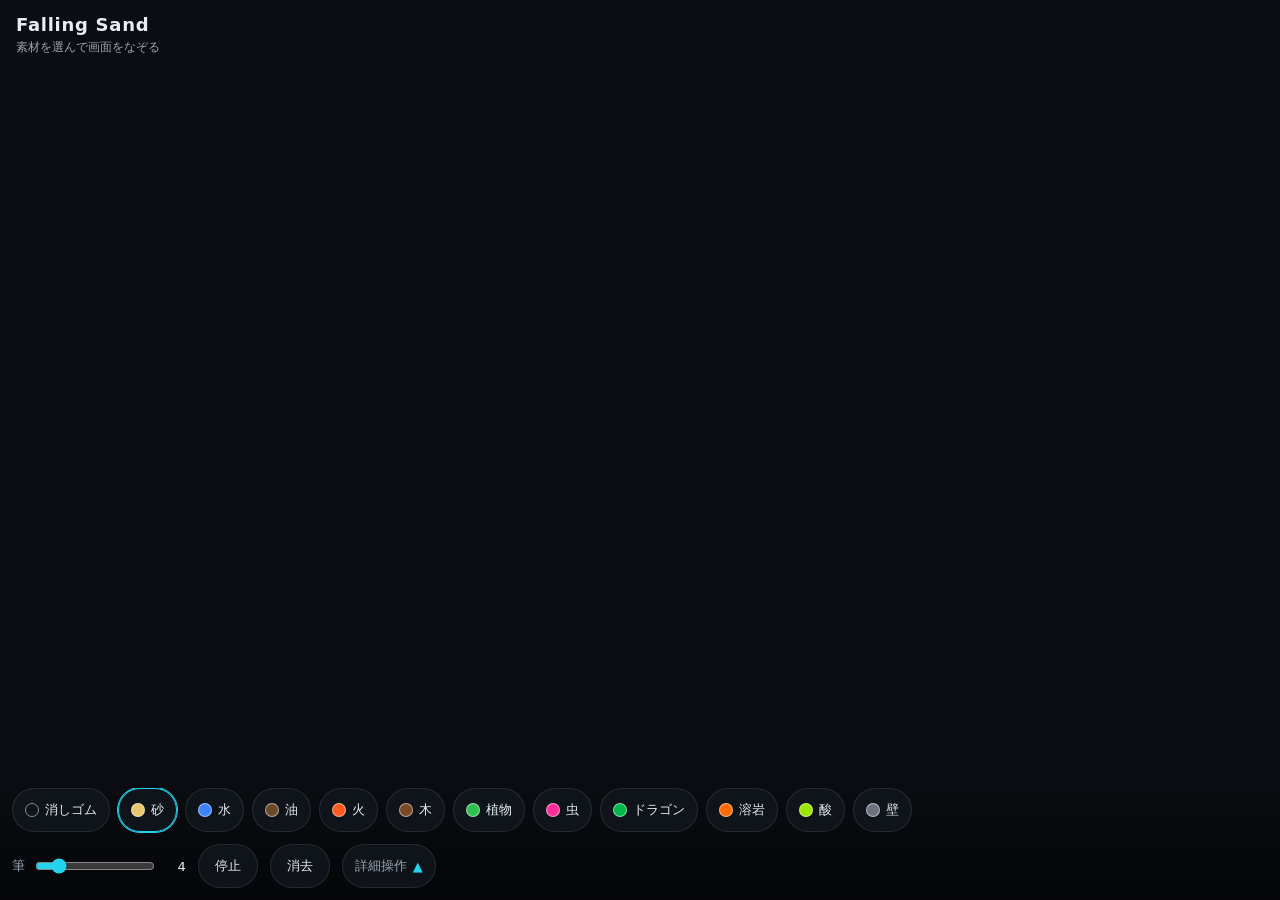
<file: index.html>
<!DOCTYPE html>
<html lang="ja">
<head>
  <meta charset="UTF-8" />
  <meta name="viewport" content="width=device-width, initial-scale=1.0, viewport-fit=cover, user-scalable=no" />
  <meta name="theme-color" content="#0b0d12" />
  <meta name="description" content="砂・水・火・油などが相互作用する粉遊び（Falling Sand）サンドボックス。WebGL2で発光表現。" />
  <title>Falling Sand — 粉遊び</title>
  <link rel="stylesheet" href="style.css" />
</head>
<body>
  <canvas id="scene"></canvas>
  <!-- 風ベクトルと引力点を可視化する透明キャンバス -->
  <canvas id="fields"></canvas>
  <!-- 生きもの（虫・ドラゴン）を重ね描きする透明キャンバス。描画操作は下の #scene が受ける -->
  <canvas id="creatures"></canvas>

  <!-- 初回版と同じく、作品名は遊び場の左上に静かに重ねる -->
  <div class="overlay">
    <h1 class="overlay__title">Falling Sand</h1>
    <p class="overlay__hint" id="mode-hint" aria-live="polite">素材を選んで画面をなぞる</p>
  </div>

  <!-- 初回版の位置と構成を基準にした、画面下の薄い操作帯 -->
  <div class="toolbar" id="toolbar">
    <div class="toolbar__details" id="toolbar-content" hidden>
      <div class="toolstrip" id="field-tools" aria-label="音と力場の操作">
        <button type="button" class="toolstrip__btn toolstrip__btn--wind" data-field-tool="wind" aria-pressed="false">風</button>
        <button type="button" class="toolstrip__btn toolstrip__btn--attractor" data-field-tool="attractor" aria-pressed="false">引力</button>
        <button type="button" class="toolstrip__btn" data-field-tool="field-eraser" aria-pressed="false">場消し</button>
        <button type="button" id="rotate-gravity" class="toolstrip__btn" aria-label="重力を時計回りに回す">重力 ↓</button>
        <button type="button" id="toggle-sound" class="toolstrip__btn" aria-pressed="false">音 OFF</button>
        <button type="button" id="clear-fields" class="toolstrip__btn">力場消去</button>
      </div>
      <div class="timeline" id="timeline-controls" aria-label="時間操作" hidden>
        <span class="timeline__label">時間</span>
        <button type="button" id="replay-history" class="timeline__btn" aria-pressed="false">履歴再生</button>
        <input type="range" id="time-scrubber" min="0" max="0" value="0" disabled aria-label="時間を巻き戻す" />
        <output id="timeline-position" class="timeline__position" for="time-scrubber">いま</output>
      </div>
    </div>

    <div class="palette" id="palette" aria-label="素材パレット"></div>
    <div class="controls">
      <label class="controls__brush" id="brush-size-control">
        <span>筆</span>
        <input type="range" id="brush-size" aria-label="筆の大きさ" />
        <output id="brush-size-value" for="brush-size">--</output>
      </label>
      <label class="controls__dragon-size" id="dragon-size-control" hidden>
        <span>ドラゴン</span>
        <input type="range" id="dragon-size" aria-label="ドラゴンの表示サイズ" />
        <output id="dragon-size-value" for="dragon-size">--</output>
      </label>
      <button type="button" id="toggle-pause" class="controls__btn" aria-pressed="false">停止</button>
      <button type="button" id="clear" class="controls__btn">消去</button>
      <button type="button" class="toolbar__details-toggle" id="toggle-toolbar" aria-expanded="false" aria-controls="toolbar-content">
        <span id="toolbar-toggle-label">詳細操作</span>
        <span class="toolbar__chevron" id="toolbar-chevron" aria-hidden="true">▲</span>
      </button>
    </div>
  </div>

  <!-- WebGL/描画非対応時のフォールバック -->
  <p class="fallback">お使いのブラウザは描画に対応していないため表示できません。</p>

  <script type="module" src="main.js"></script>
</body>
</html>
</file>
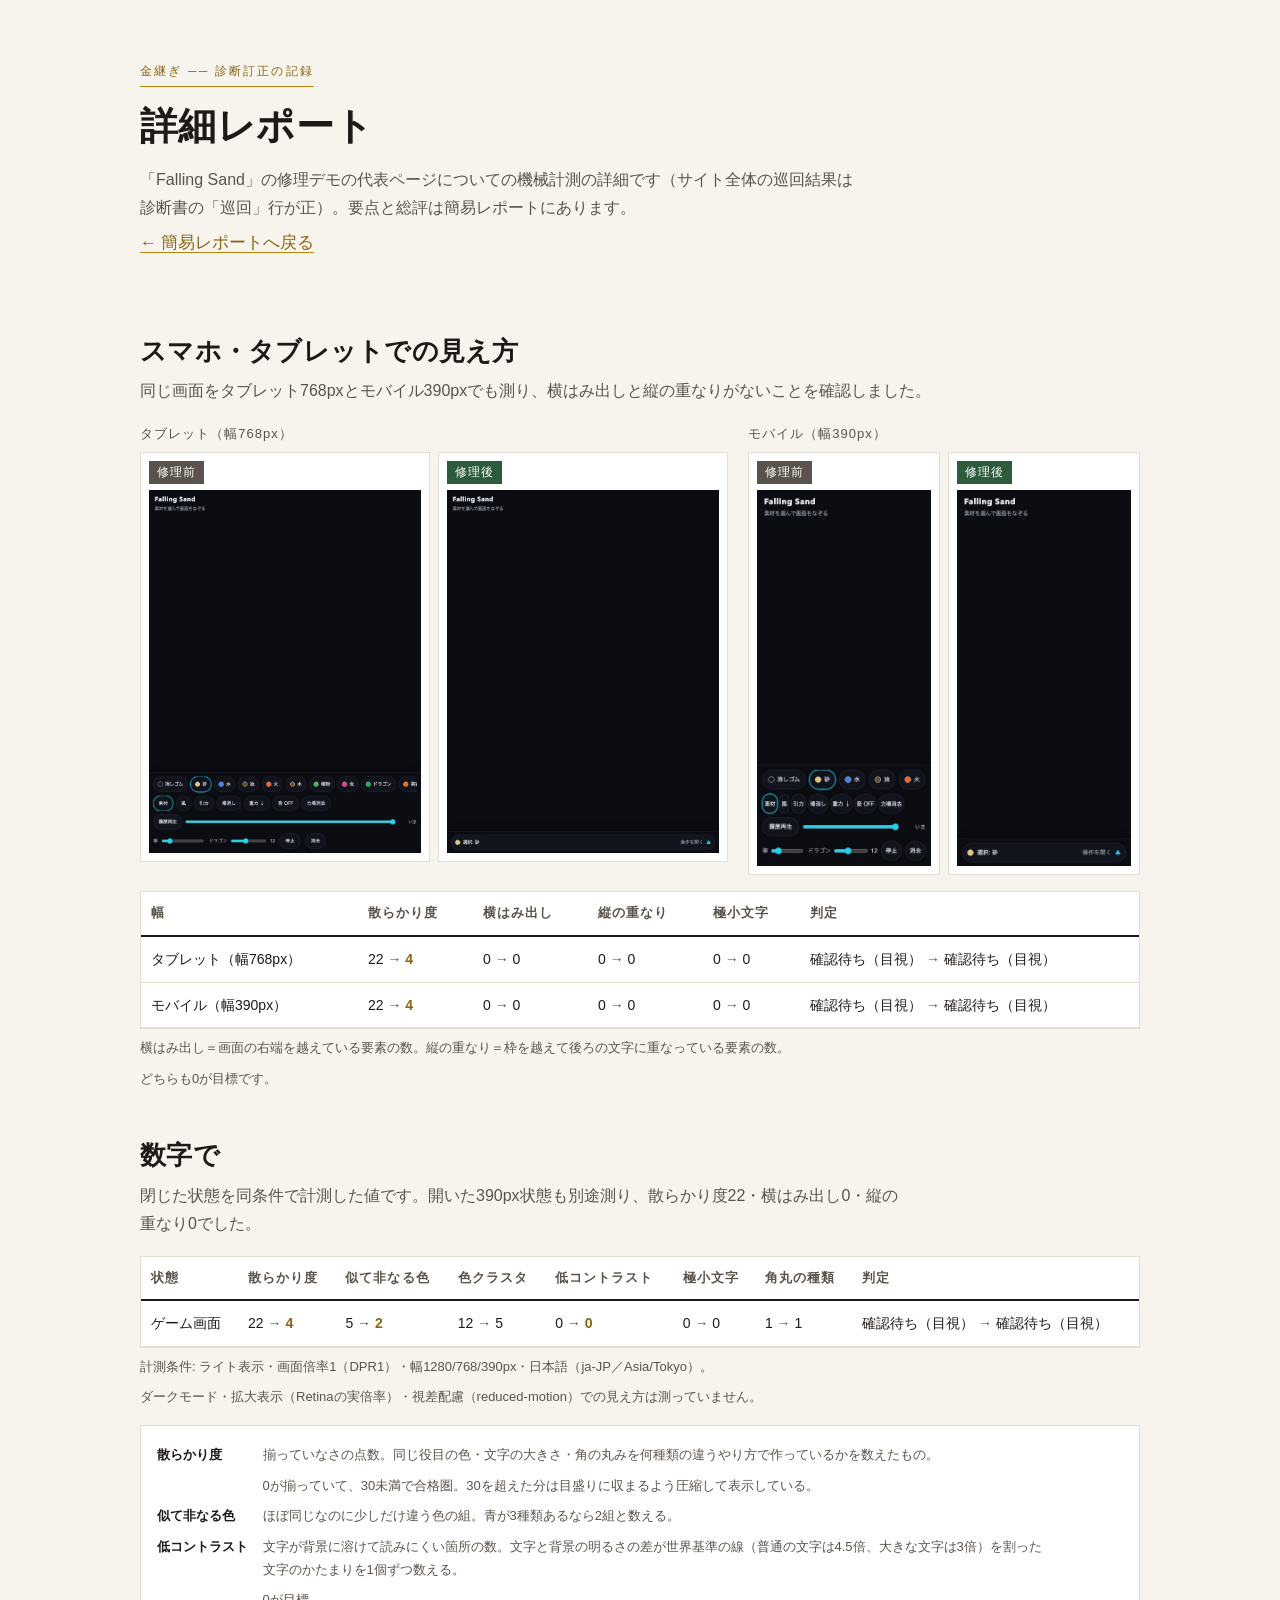
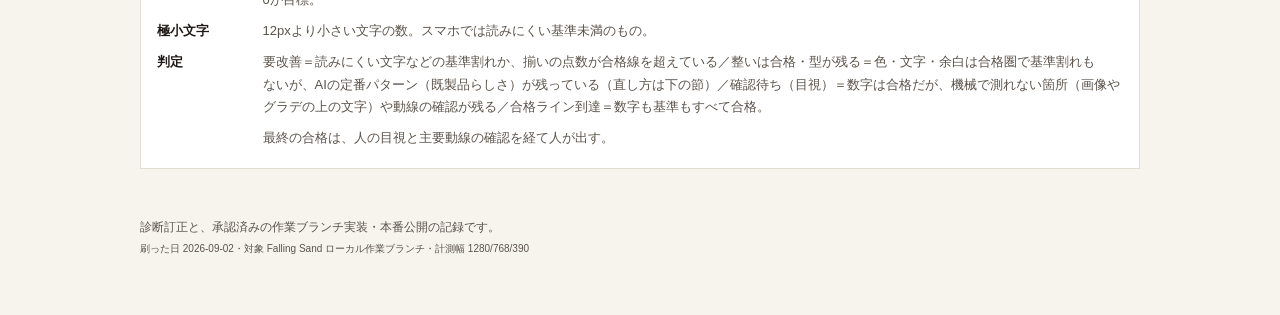
<file: compare-shosai.html>
<!doctype html>
<html lang="ja">
<head>
<meta charset="utf-8">
<meta name="viewport" content="width=device-width, initial-scale=1">
<meta name="robots" content="noindex">
<meta name="generator" content="kintsugi compare-builder">
<title>金継ぎ 診断訂正と修理前後 — Falling Sand 詳細</title>
<meta property="og:type" content="website">
<meta property="og:site_name" content="金継ぎ">
<meta property="og:title" content="金継ぎ 診断訂正と修理前後 — Falling Sand 詳細">
<meta property="og:description" content="「Falling Sand」のUI修理の記録。修理前後を数字と金の継ぎ目スライダーで比べられます。">
<meta property="og:image" content="kintsugi-ogp.png">
<meta property="og:image:width" content="1200">
<meta property="og:image:height" content="630">
<meta name="twitter:card" content="summary_large_image">
<!-- 方向宣言: 主=精密 副=物語 / 地#F7F4EE 面#FFFFFF 墨#1F1A17 金#B8860B(ピン・継ぎ目のみ) 灰#8A8378(before印)
     display=Hiragino Mincho ProN body=Hiragino Sans/Noto Sans JP 比1.25 / シグネチャー=金の継ぎ目スライダー / 禁じ手=グラデスープ・カード乱立・絵文字見出し -->
<style>
:root{--paper:#F7F4EE;--sheet:#FFFFFF;--ink:#1F1A17;--ink-2:#5A534B;--line:#E4DED2;--gold:#B8860B;--gold-deep:#8A6414;--before:#5A534B;--after:#2E5A3E}
*{box-sizing:border-box}
html{background:var(--paper)}
body{margin:0;color:var(--ink);font-family:"Hiragino Sans","Noto Sans JP","Yu Gothic",sans-serif;font-size:16px;line-height:1.75;-webkit-font-smoothing:antialiased}
.wrap{max-width:1040px;margin:0 auto;padding:0 20px}
h1,h2,h3{font-family:"Hiragino Mincho ProN","Yu Mincho","Noto Serif JP",serif;font-weight:600;letter-spacing:.01em;line-height:1.35;margin:0}
h1{font-size:clamp(26px,4.2vw,38px)}
h2{font-size:clamp(21px,2.8vw,26px);margin:0 0 8px}
h3{font-size:18px}
p{margin:0}
p,dd,li{word-break:auto-phrase}
.eyebrow{display:inline-block;font-size:12px;letter-spacing:.18em;color:var(--gold-deep);border-bottom:1px solid var(--gold);padding-bottom:4px;margin-bottom:14px}
header.hero{padding:56px 0 36px}
header.hero .lead{margin-top:14px;color:var(--ink-2);max-width:46em}
.stats{display:grid;grid-template-columns:minmax(280px,5fr) 6fr;border:1px solid var(--line);background:var(--sheet);margin-top:28px}
.dlink{margin-top:6px}
.dlink a{font-family:"Hiragino Mincho ProN","Noto Serif JP",serif;font-size:17px;color:var(--gold-deep);text-decoration:none;border-bottom:1px solid var(--gold)}
.dlink a:hover{color:var(--ink)}
.prompt-box{position:relative;background:var(--sheet);border:1px solid var(--line);padding:54px 18px 16px}
.prompt-box pre{margin:0;max-height:420px;overflow:auto}
.copybtn{position:absolute;top:10px;right:10px;font:12px/1 inherit;letter-spacing:.08em;color:var(--gold-deep);background:var(--paper);border:1px solid var(--gold);padding:7px 14px;cursor:pointer}
.copybtn:hover{background:var(--sheet)}
.stat-hero .jg{font-size:13px;letter-spacing:.1em;color:var(--gold-deep)}
.stat-hero .jg.ng{color:var(--ink-2)}
.stat-hero{padding:26px 30px;border-right:1px solid var(--line);display:flex;flex-direction:column;justify-content:center;gap:8px}
.stat-hero .k{font-size:12px;color:var(--ink-2);letter-spacing:.08em}
.stat-hero .kk{display:block;font-weight:400;letter-spacing:0;color:var(--ink-2);margin-top:2px}
.stat-hero .v{font-family:"Hiragino Mincho ProN","Noto Serif JP",serif;font-size:clamp(56px,7.5vw,88px);line-height:1;font-variant-numeric:tabular-nums}
.stat-hero .v b{color:var(--gold-deep);font-weight:600}
.stat-hero .v .ar{font-size:28px;color:var(--ink-2);margin:0 14px}
.srows{display:flex;flex-direction:column;justify-content:center}
.srow{display:flex;justify-content:space-between;align-items:baseline;gap:16px;padding:11px 30px;border-bottom:1px solid var(--line)}
.srow:last-child{border-bottom:none}
.srow .sk{font-size:12px;color:var(--ink-2);letter-spacing:.06em}
.srow .sv{font-family:"Hiragino Mincho ProN","Noto Serif JP",serif;font-size:28px;line-height:1.1;font-variant-numeric:tabular-nums;white-space:nowrap}
.srow .sv b{color:var(--gold-deep);font-weight:600}
.srow .sv small{font-size:12px;color:var(--ink-2);margin:0 5px}
.sohyo{margin-top:14px;padding:16px 20px;background:var(--sheet);border:1px solid var(--line);border-left:3px solid var(--gold)}
.sohyo .sh-k{display:block;font-size:12px;color:var(--gold-deep);letter-spacing:.14em;margin-bottom:6px}
.sohyo p{color:var(--ink);font-size:15px;max-width:52em}
section{padding:40px 0 8px}
.sub{color:var(--ink-2);margin-bottom:18px;max-width:50em}
.crop{display:grid;grid-template-columns:1fr;gap:14px;padding:22px 0;border-top:1px solid var(--line)}
.crop .pair{display:grid;grid-template-columns:1fr 1fr;gap:10px}
.crop figure{margin:0;background:var(--sheet);border:1px solid var(--line);padding:8px}
.crop figure img{display:block;width:100%;height:auto}
.crop figcaption{font-size:12px;letter-spacing:.1em;color:var(--ink-2);margin-bottom:6px;display:flex;align-items:center;gap:8px}
.tag{display:inline-block;font-size:12px;letter-spacing:.08em;padding:1px 8px;color:#fff}
.tag.b{background:var(--before)} .tag.a{background:var(--after)}
.crop .text h3{margin-bottom:4px}
.crop .text p{color:var(--ink-2);font-size:14px}
.page{padding:22px 0 10px;border-top:1px solid var(--line)}
.page .head{display:flex;align-items:baseline;justify-content:space-between;gap:12px;flex-wrap:wrap;margin-bottom:10px}
.page .head p{color:var(--ink-2);font-size:14px}
.cmp{position:relative;border:1px solid var(--line);background:var(--sheet);overflow:hidden;user-select:none;touch-action:pan-y}
.cmp img{display:block;width:100%;height:auto}
.cmp .over{position:absolute;inset:0;overflow:hidden;width:var(--pos,50%);background:var(--sheet)} /* 左側に修理前を重ねる。地色を敷いて、縦がずれても反対側が透けないようにする */
.cmp .over img{width:var(--full);max-width:none}
.cmp .seam{position:absolute;top:0;bottom:0;left:var(--pos,50%);width:0;pointer-events:none}
.cmp .seam::before{content:"";position:absolute;top:0;bottom:0;left:-1.5px;width:3px;background:linear-gradient(180deg,#D9AE3F,#B8860B 30%,#E2C268 60%,#8A6414);box-shadow:0 0 0 1px rgba(255,255,255,.6),0 0 10px rgba(184,134,11,.45)}
.cmp .knob{position:absolute;top:52px;left:var(--pos,50%);transform:translate(-50%,-50%);width:40px;height:40px;border-radius:50%;background:var(--sheet);border:2px solid var(--gold);box-shadow:0 2px 10px rgba(0,0,0,.18);display:flex;align-items:center;justify-content:center;color:var(--gold-deep);font-size:16px;letter-spacing:-.05em;pointer-events:none}
.cmp input[type=range]{position:absolute;inset:0;width:100%;height:100%;margin:0;opacity:0;pointer-events:none;z-index:3}
.cmp:has(input[type=range]){cursor:ew-resize}
.cmp .lbl{position:absolute;top:10px;font-size:12px;letter-spacing:.12em;padding:3px 9px;color:#fff;z-index:2}
.cmp .lbl.b{left:10px;background:var(--before)} .cmp .lbl.a{right:10px;background:var(--after)}
.pin{position:absolute;z-index:2;width:24px;height:24px;margin:-12px 0 0 -12px;border-radius:50%;background:var(--gold-deep);color:#fff;font:700 12px/24px "Hiragino Sans",sans-serif;text-align:center;box-shadow:0 0 0 2px #fff,0 2px 6px rgba(0,0,0,.25);pointer-events:none}
.pin::after{content:"";position:absolute;inset:-7px;border-radius:50%;border:1.5px solid rgba(184,134,11,.55)}
.legend{display:flex;flex-wrap:wrap;gap:6px 14px;margin:10px 0 0;padding:0;list-style:none;font-size:14px;color:var(--ink-2)}
.legend li{display:flex;align-items:center;gap:6px}
.legend .pin{position:static;margin:0;width:20px;height:20px;line-height:20px;font-size:12px;box-shadow:none}
.legend .pin::after{display:none}
.hint{font-size:13px;color:var(--ink-2);margin-top:8px}
.gloss{margin:16px 0 0;padding:14px 16px;background:var(--sheet);border:1px solid var(--line);font-size:13px;color:var(--ink-2)}
.gloss div{display:grid;grid-template-columns:7.5em 1fr;gap:8px;padding:4px 0}
.gloss dt{font-weight:600;color:var(--ink)}
.gloss dd{margin:0}
@media (max-width:720px){.gloss div{grid-template-columns:1fr}}
table{width:100%;border-collapse:collapse;background:var(--sheet);font-size:14px;font-variant-numeric:tabular-nums}
th,td{border-bottom:1px solid var(--line);padding:10px 10px;text-align:left;vertical-align:top;white-space:nowrap}
th{font-weight:600;color:var(--ink-2);font-size:13px;letter-spacing:.08em;border-bottom:2px solid var(--ink)}
td .arrow{color:var(--before)}
td b{color:var(--gold-deep)}
.tbl{overflow-x:auto;border:1px solid var(--line)}
.steps{display:grid;grid-template-columns:repeat(3,1fr);gap:1px;background:var(--line);border:1px solid var(--line)}
.step{background:var(--sheet);padding:18px 20px}
.step .n{font-family:"Hiragino Mincho ProN","Noto Serif JP",serif;color:var(--gold-deep);font-size:28px}
.step h3{margin:4px 0 6px}
.step p{font-size:14px;color:var(--ink-2)}
.rvp{display:grid;grid-template-columns:3fr 2fr;gap:20px;align-items:start}
.vp-head{font-size:13px;letter-spacing:.08em;color:var(--ink-2);margin-bottom:6px}
.vp-pair{display:grid;grid-template-columns:1fr 1fr;gap:8px}
.vp-pair.single{grid-template-columns:1fr}
.rvp figure{margin:0;background:var(--sheet);border:1px solid var(--line);padding:8px}
.vp-m .vp-pair.single figure{max-width:408px} /* モバイル写しは等倍上限（390+枠）＝引き伸ばしでぼかさない */
.rvp figure img{display:block;width:100%;height:auto}
.rvp figcaption{font-size:12px;letter-spacing:.1em;color:var(--ink-2);margin-bottom:6px}
.mitate-item{background:#FFFFFF;border:1px solid var(--line);padding:20px 24px 18px;margin-top:14px}
.mitate-item .kick{font-size:12px;letter-spacing:.16em;color:var(--gold-deep);margin-bottom:5px} /* 11pxは自分の極小文字検査に鳴る（自己診断で実測） */
.mitate-item h3{font-family:"Hiragino Mincho ProN","Noto Serif JP",serif;font-size:19px;font-weight:600;margin-bottom:8px}
.mitate-item h3 .mno{color:var(--gold-deep);margin-right:10px}
.mitate-item h3 .cnt{font-size:12px;font-weight:400;color:var(--ink-2);margin-left:10px;letter-spacing:.04em}
.mitate-item p{color:var(--ink);font-size:14px;line-height:1.9;max-width:44em}
.mitate-item .shohou{margin-top:10px;padding:8px 12px;border-left:2px solid var(--gold);background:var(--sheet);color:var(--ink);max-width:44em}
.mitate-item .shohou b{color:var(--gold-deep);font-weight:600;margin-right:6px}
.mitate-none{padding:14px 16px;background:var(--sheet);border:1px solid var(--line);font-size:14px;color:var(--ink-2)}
.mitate-missing{padding:16px 18px;background:var(--sheet);border:2px solid var(--gold-deep);font-weight:600}
.mitate-missing small{display:block;font-weight:400;font-size:13px;color:var(--ink-2);margin-top:4px}
.mitate-words{font-size:13px;color:var(--ink-2);margin-top:14px}
details{border:1px solid var(--line);background:var(--sheet);padding:12px 16px;margin-top:12px}
summary{cursor:pointer;font-weight:600}
pre{white-space:pre-wrap;font:12px/1.6 ui-monospace,Menlo,monospace;color:var(--ink-2);margin:10px 0 0}
footer{padding:40px 0 56px;color:var(--ink-2);font-size:12px}
@media (max-width:720px){.stats,.steps{grid-template-columns:1fr}.stat-hero{border-right:none;border-bottom:1px solid var(--line)}.crop .pair{grid-template-columns:1fr}.rvp{grid-template-columns:1fr}header.hero{padding:40px 0 28px}}
@media (prefers-reduced-motion:reduce){*{transition:none!important}}
</style>
</head>
<body>
<div class="wrap">
<header class="hero">
  <span class="eyebrow">金継ぎ ── 診断訂正の記録</span>
  <h1>詳細レポート</h1>
  <p class="lead">「Falling Sand」の修理デモの代表ページについての機械計測の詳細です（サイト全体の巡回結果は診断書の「巡回」行が正）。要点と総評は簡易レポートにあります。</p>
  <p class="dlink"><a href="compare.html">← 簡易レポートへ戻る</a></p>
</header>


<section>
  <h2 data-kintsugi-sec="responsive">スマホ・タブレットでの見え方</h2>
  <div class="sub"><p>同じ画面をタブレット768pxとモバイル390pxでも測り、横はみ出しと縦の重なりがないことを確認しました。</p></div>
  <div class="rvp">

    <div class="vp">
      <div class="vp-head">タブレット（幅768px）</div>
      <div class="vp-pair">
      <figure><figcaption><span class="tag b">修理前</span></figcaption><img src="[data-uri]" alt="タブレット（幅768px） 修理前（最初の画面）"></figure>
      <figure><figcaption><span class="tag a">修理後</span></figcaption><img src="[data-uri]" alt="タブレット（幅768px） 修理後（最初の画面）"></figure>
      </div>
    </div>
    <div class="vp vp-m">
      <div class="vp-head">モバイル（幅390px）</div>
      <div class="vp-pair">
      <figure><figcaption><span class="tag b">修理前</span></figcaption><img src="[data-uri]" alt="モバイル（幅390px） 修理前（最初の画面）"></figure>
      <figure><figcaption><span class="tag a">修理後</span></figcaption><img src="[data-uri]" alt="モバイル（幅390px） 修理後（最初の画面）"></figure>
      </div>
    </div>
  </div>
  <div class="tbl" style="margin-top:16px"><table>
    <thead><tr><th>幅</th><th>散らかり度</th><th>横はみ出し</th><th>縦の重なり</th><th>極小文字</th><th>判定</th></tr></thead>
    <tbody><tr><td>タブレット（幅768px）</td><td>22 <span class="arrow">→</span> <b>4</b></td><td>0 <span class="arrow">→</span> 0</td><td>0 <span class="arrow">→</span> 0</td><td>0 <span class="arrow">→</span> 0</td><td>確認待ち（目視） <span class="arrow">→</span> 確認待ち（目視）</td></tr><tr><td>モバイル（幅390px）</td><td>22 <span class="arrow">→</span> <b>4</b></td><td>0 <span class="arrow">→</span> 0</td><td>0 <span class="arrow">→</span> 0</td><td>0 <span class="arrow">→</span> 0</td><td>確認待ち（目視） <span class="arrow">→</span> 確認待ち（目視）</td></tr></tbody>
  </table></div>


  <div class="hint"><p>横はみ出し＝画面の右端を越えている要素の数。縦の重なり＝枠を越えて後ろの文字に重なっている要素の数。</p><p style="margin-top:.6em">どちらも0が目標です。</p></div>
</section>

<section>
  <h2 data-kintsugi-sec="suuji">数字で</h2>

  <div class="sub"><p>閉じた状態を同条件で計測した値です。開いた390px状態も別途測り、散らかり度22・横はみ出し0・縦の重なり0でした。</p></div>
  <div class="tbl"><table>
    <thead><tr><th>状態</th><th>散らかり度</th><th>似て非なる色</th><th>色クラスタ</th><th>低コントラスト</th><th>極小文字</th><th>角丸の種類</th><th>判定</th></tr></thead>
    <tbody><tr><td>ゲーム画面</td><td>22 <span class="arrow">→</span> <b>4</b></td><td>5 <span class="arrow">→</span> <b>2</b></td><td>12 <span class="arrow">→</span> 5</td><td>0 <span class="arrow">→</span> <b>0</b></td><td>0 <span class="arrow">→</span> 0</td><td>1 <span class="arrow">→</span> 1</td><td>確認待ち（目視） <span class="arrow">→</span> 確認待ち（目視）</td></tr></tbody>
  </table></div>
  <div class="hint"><p>計測条件: ライト表示・画面倍率1（DPR1）・幅1280/768/390px・日本語（ja-JP／Asia/Tokyo）。</p><p style="margin-top:.6em">ダークモード・拡大表示（Retinaの実倍率）・視差配慮（reduced-motion）での見え方は測っていません。</p></div>
  <dl class="gloss">
    <div><dt>散らかり度</dt><dd><p>揃っていなさの点数。同じ役目の色・文字の大きさ・角の丸みを何種類の違うやり方で作っているかを数えたもの。</p><p style="margin-top:.6em">0が揃っていて、30未満で合格圏。30を超えた分は目盛りに収まるよう圧縮して表示している。</p></dd></div>
    <div><dt>似て非なる色</dt><dd><p>ほぼ同じなのに少しだけ違う色の組。青が3種類あるなら2組と数える。</p></dd></div>
    <div><dt>低コントラスト</dt><dd><p>文字が背景に溶けて読みにくい箇所の数。文字と背景の明るさの差が世界基準の線（普通の文字は4.5倍、大きな文字は3倍）を割った文字のかたまりを1個ずつ数える。</p><p style="margin-top:.6em">0が目標。</p></dd></div>
    <div><dt>極小文字</dt><dd><p>12pxより小さい文字の数。スマホでは読みにくい基準未満のもの。</p></dd></div>
    <div><dt>判定</dt><dd><p>要改善＝読みにくい文字などの基準割れか、揃いの点数が合格線を超えている／整いは合格・型が残る＝色・文字・余白は合格圏で基準割れもないが、AIの定番パターン（既製品らしさ）が残っている（直し方は下の節）／確認待ち（目視）＝数字は合格だが、機械で測れない箇所（画像やグラデの上の文字）や動線の確認が残る／合格ライン到達＝数字も基準もすべて合格。</p><p style="margin-top:.6em">最終の合格は、人の目視と主要動線の確認を経て人が出す。</p></dd></div>
  </dl>
</section>

<footer>診断訂正と、承認済みの作業ブランチ実装・本番公開の記録です。<br><small>刷った日 2026-09-02・対象 Falling Sand ローカル作業ブランチ・計測幅 1280/768/390</small></footer></div>
<script>
(function(){
  document.querySelectorAll('.copybtn').forEach(function(b){
    b.addEventListener('click', function(){
      var el = document.getElementById(b.getAttribute('data-copy'));
      var done = function(){ var t = b.textContent; b.textContent = 'コピーしました'; setTimeout(function(){ b.textContent = t; }, 1600); };
      if (navigator.clipboard && navigator.clipboard.writeText) { navigator.clipboard.writeText(el.textContent).then(done, function(){ selectAll(); }); }
      else selectAll();
      /* Clipboard API不可の環境（file://直開き等）でも黙って終わらせない（改善ラリーKIN3-025是正 2026-08-25:
         旧実装は選択するだけで、ボタンが無反応に見えた）＝execCommandを試し、駄目なら手コピーの案内を出す */
      function selectAll(){ var r = document.createRange(); r.selectNodeContents(el); var sel = getSelection(); sel.removeAllRanges(); sel.addRange(r);
        var ok = false; try { ok = document.execCommand('copy'); } catch(e){}
        if (ok) { done(); } else { var t = b.textContent; b.textContent = '選択しました。⌘C / Ctrl+C でコピー'; setTimeout(function(){ b.textContent = t; }, 2600); } }
    });
  });
  document.querySelectorAll('.cmp').forEach(function(cmp){
    var r = cmp.querySelector('input[type=range]');
    if (!r) return; /* 診断モード（現状のみ）はスライダー無し */
    var sync = function(){ cmp.style.setProperty('--full', cmp.clientWidth + 'px'); };
    sync(); window.addEventListener('resize', sync);
    r.addEventListener('input', function(){ cmp.style.setProperty('--pos', r.value + '%'); });
    /* つまんでスライド（2026-08-25 本人指摘「モバイルでタップしないと動かない」）: 透明なレンジ入力は
       タッチだと不可視のつまみの上からしかドラッグが効かない＝ポインタで直接引く方式へ。
       touch-action:pan-y なので縦スクロールはページに残り、横の引きだけ継ぎ目が付いてくる。
       レンジ入力は pointer-events:none にしてキーボード操作（矢印キー）用に残す */
    var dragging = false;
    var fromX = function(x){ var b = cmp.getBoundingClientRect(); var v = Math.max(0, Math.min(100, (x - b.left) / b.width * 100)); r.value = v; cmp.style.setProperty('--pos', v + '%'); };
    cmp.addEventListener('pointerdown', function(e){ dragging = true; try { cmp.setPointerCapture(e.pointerId); } catch(err) {} fromX(e.clientX); e.preventDefault(); });
    cmp.addEventListener('pointermove', function(e){ if (dragging) fromX(e.clientX); });
    var end = function(){ dragging = false; };
    cmp.addEventListener('pointerup', end); cmp.addEventListener('pointercancel', end);
  });
})();
</script>
</body>
</html>
</file>
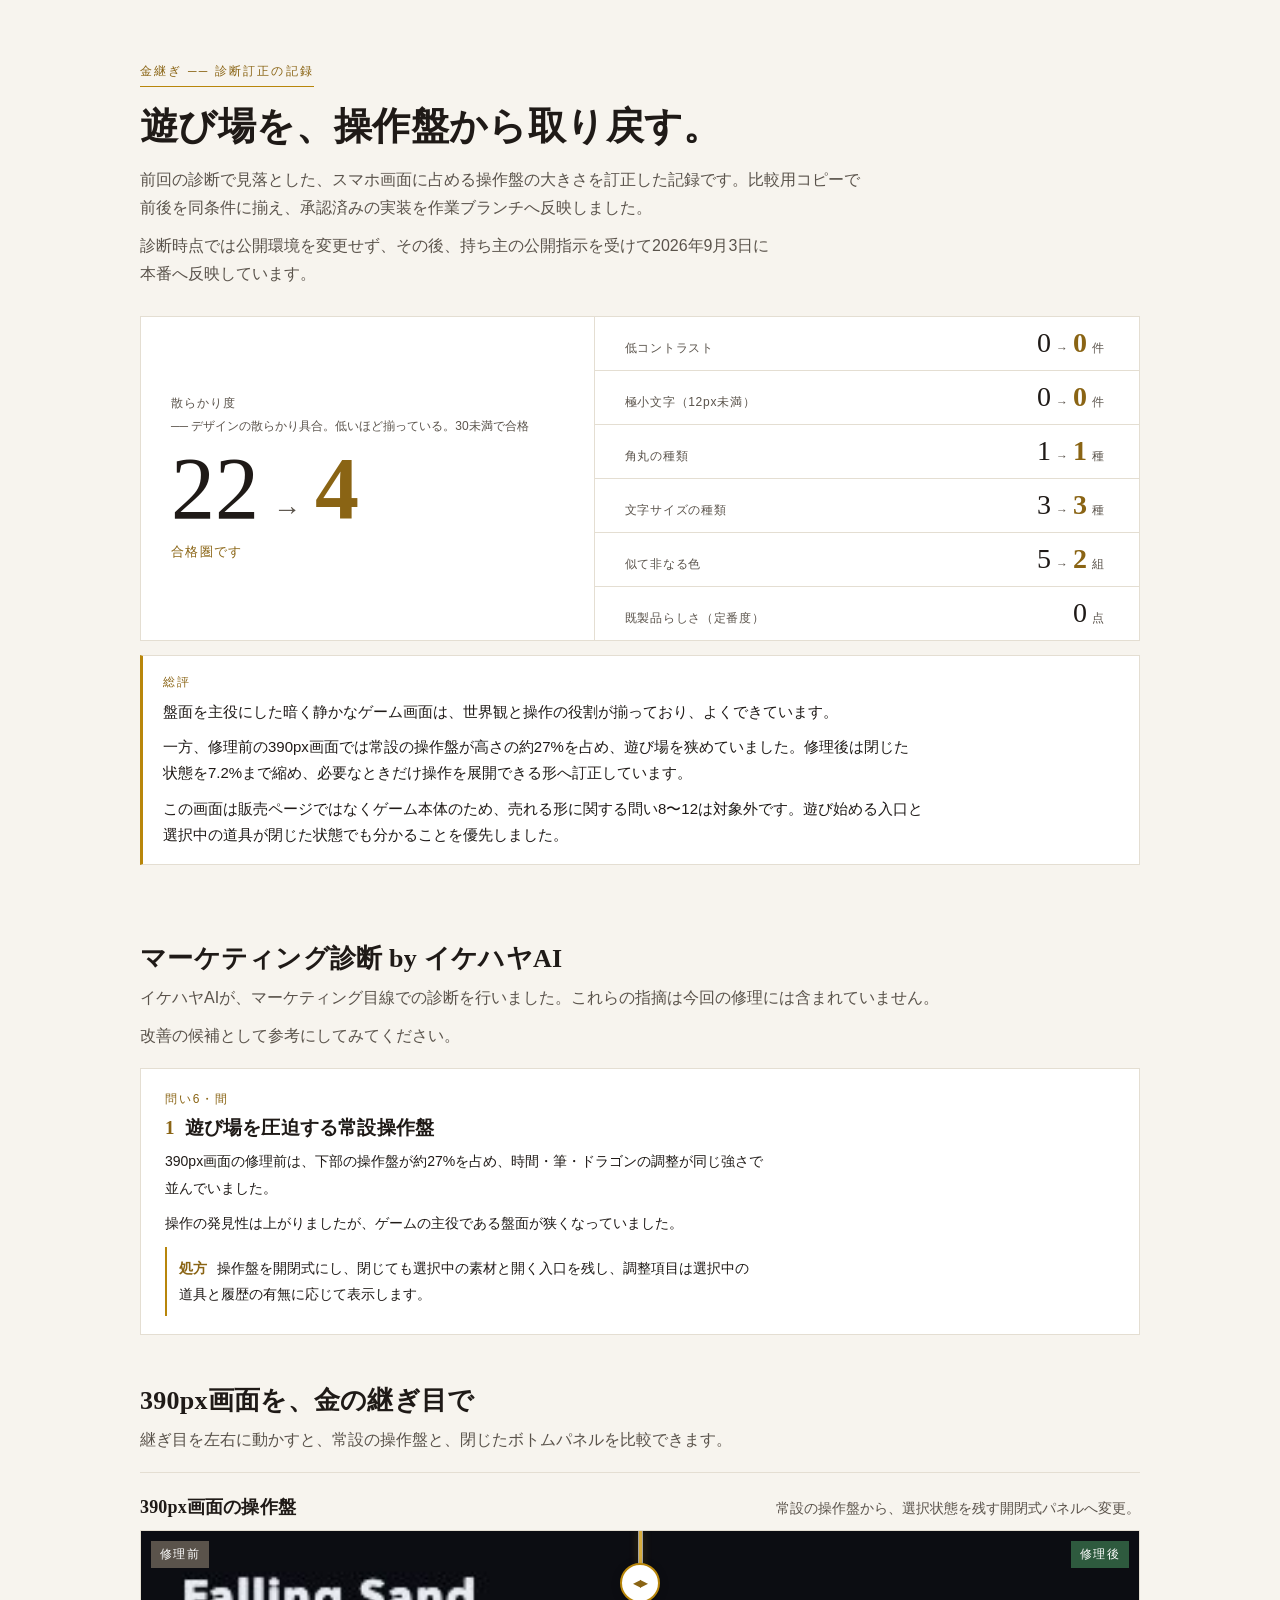
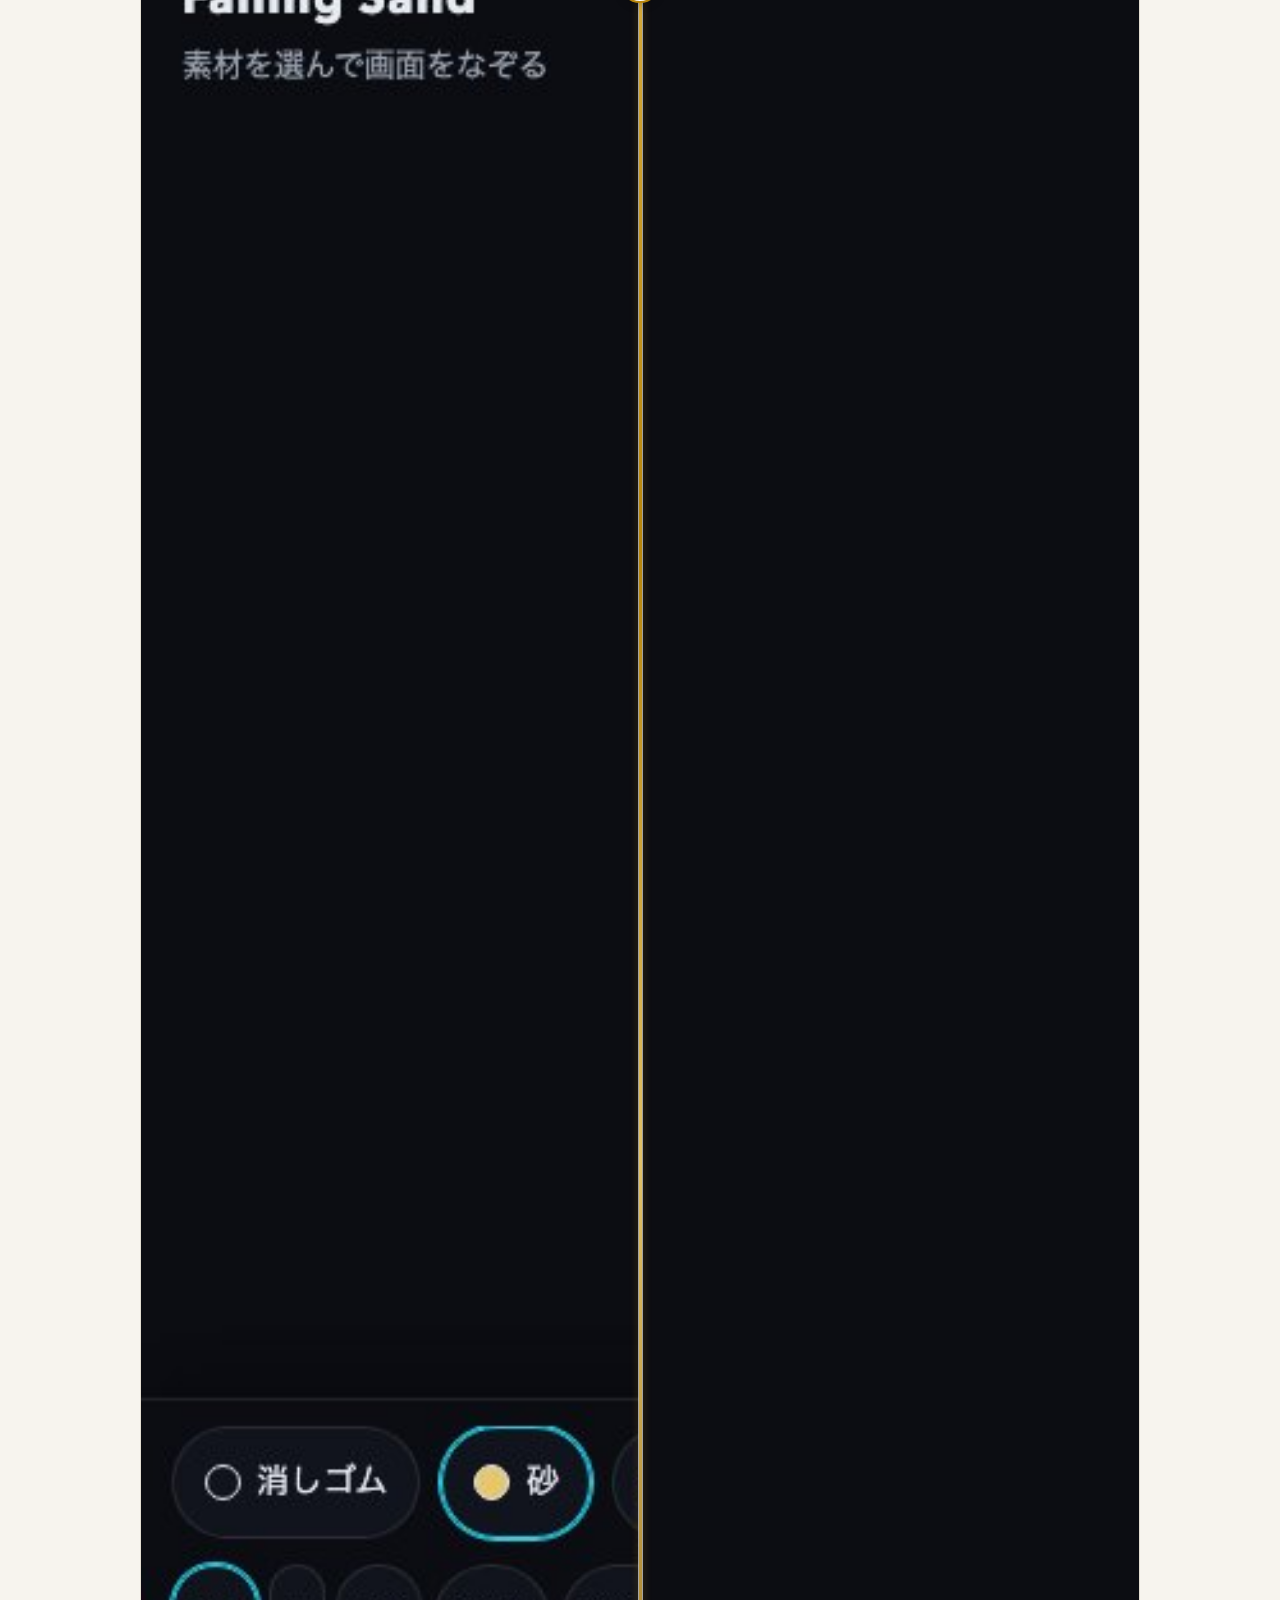
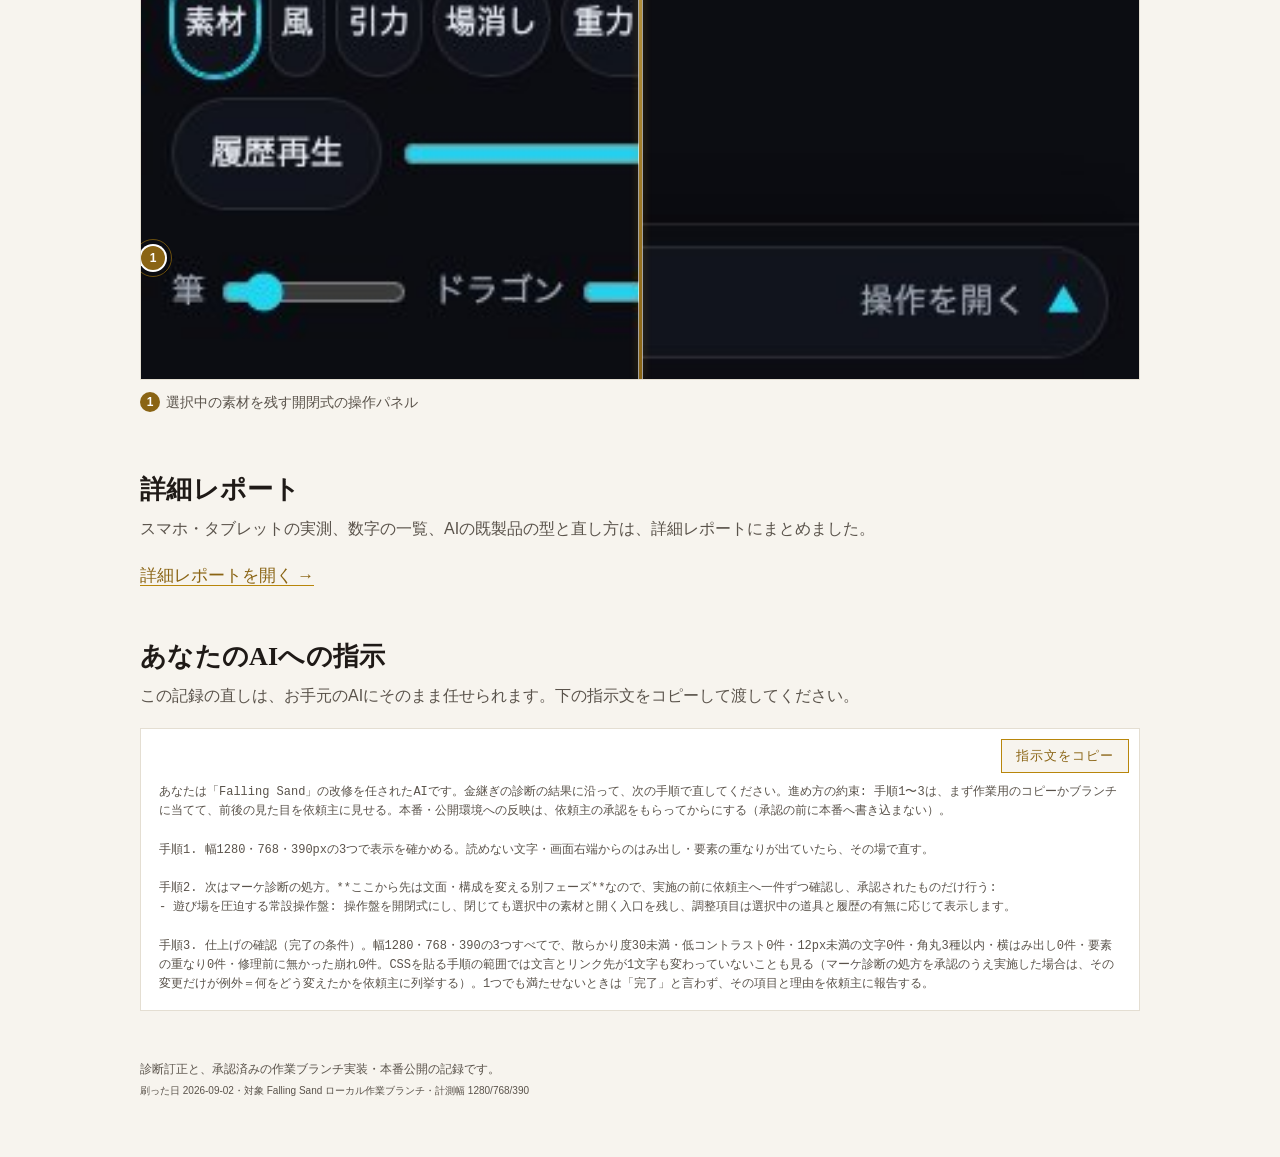
<file: compare.html>
<!doctype html>
<html lang="ja">
<head>
<meta charset="utf-8">
<meta name="viewport" content="width=device-width, initial-scale=1">
<meta name="robots" content="noindex">
<meta name="generator" content="kintsugi compare-builder">
<title>金継ぎ 診断訂正と修理前後 — Falling Sand</title>
<meta property="og:type" content="website">
<meta property="og:site_name" content="金継ぎ">
<meta property="og:title" content="金継ぎ 診断訂正と修理前後 — Falling Sand">
<meta property="og:description" content="「Falling Sand」のUI修理の記録。修理前後を数字と金の継ぎ目スライダーで比べられます。">
<meta property="og:image" content="kintsugi-ogp.png">
<meta property="og:image:width" content="1200">
<meta property="og:image:height" content="630">
<meta name="twitter:card" content="summary_large_image">
<!-- 方向宣言: 主=精密 副=物語 / 地#F7F4EE 面#FFFFFF 墨#1F1A17 金#B8860B(ピン・継ぎ目のみ) 灰#8A8378(before印)
     display=Hiragino Mincho ProN body=Hiragino Sans/Noto Sans JP 比1.25 / シグネチャー=金の継ぎ目スライダー / 禁じ手=グラデスープ・カード乱立・絵文字見出し -->
<style>
:root{--paper:#F7F4EE;--sheet:#FFFFFF;--ink:#1F1A17;--ink-2:#5A534B;--line:#E4DED2;--gold:#B8860B;--gold-deep:#8A6414;--before:#5A534B;--after:#2E5A3E}
*{box-sizing:border-box}
html{background:var(--paper)}
body{margin:0;color:var(--ink);font-family:"Hiragino Sans","Noto Sans JP","Yu Gothic",sans-serif;font-size:16px;line-height:1.75;-webkit-font-smoothing:antialiased}
.wrap{max-width:1040px;margin:0 auto;padding:0 20px}
h1,h2,h3{font-family:"Hiragino Mincho ProN","Yu Mincho","Noto Serif JP",serif;font-weight:600;letter-spacing:.01em;line-height:1.35;margin:0}
h1{font-size:clamp(26px,4.2vw,38px)}
h2{font-size:clamp(21px,2.8vw,26px);margin:0 0 8px}
h3{font-size:18px}
p{margin:0}
p,dd,li{word-break:auto-phrase}
.eyebrow{display:inline-block;font-size:12px;letter-spacing:.18em;color:var(--gold-deep);border-bottom:1px solid var(--gold);padding-bottom:4px;margin-bottom:14px}
header.hero{padding:56px 0 36px}
header.hero .lead{margin-top:14px;color:var(--ink-2);max-width:46em}
.stats{display:grid;grid-template-columns:minmax(280px,5fr) 6fr;border:1px solid var(--line);background:var(--sheet);margin-top:28px}
.dlink{margin-top:6px}
.dlink a{font-family:"Hiragino Mincho ProN","Noto Serif JP",serif;font-size:17px;color:var(--gold-deep);text-decoration:none;border-bottom:1px solid var(--gold)}
.dlink a:hover{color:var(--ink)}
.prompt-box{position:relative;background:var(--sheet);border:1px solid var(--line);padding:54px 18px 16px}
.prompt-box pre{margin:0;max-height:420px;overflow:auto}
.copybtn{position:absolute;top:10px;right:10px;font:12px/1 inherit;letter-spacing:.08em;color:var(--gold-deep);background:var(--paper);border:1px solid var(--gold);padding:7px 14px;cursor:pointer}
.copybtn:hover{background:var(--sheet)}
.stat-hero .jg{font-size:13px;letter-spacing:.1em;color:var(--gold-deep)}
.stat-hero .jg.ng{color:var(--ink-2)}
.stat-hero{padding:26px 30px;border-right:1px solid var(--line);display:flex;flex-direction:column;justify-content:center;gap:8px}
.stat-hero .k{font-size:12px;color:var(--ink-2);letter-spacing:.08em}
.stat-hero .kk{display:block;font-weight:400;letter-spacing:0;color:var(--ink-2);margin-top:2px}
.stat-hero .v{font-family:"Hiragino Mincho ProN","Noto Serif JP",serif;font-size:clamp(56px,7.5vw,88px);line-height:1;font-variant-numeric:tabular-nums}
.stat-hero .v b{color:var(--gold-deep);font-weight:600}
.stat-hero .v .ar{font-size:28px;color:var(--ink-2);margin:0 14px}
.srows{display:flex;flex-direction:column;justify-content:center}
.srow{display:flex;justify-content:space-between;align-items:baseline;gap:16px;padding:11px 30px;border-bottom:1px solid var(--line)}
.srow:last-child{border-bottom:none}
.srow .sk{font-size:12px;color:var(--ink-2);letter-spacing:.06em}
.srow .sv{font-family:"Hiragino Mincho ProN","Noto Serif JP",serif;font-size:28px;line-height:1.1;font-variant-numeric:tabular-nums;white-space:nowrap}
.srow .sv b{color:var(--gold-deep);font-weight:600}
.srow .sv small{font-size:12px;color:var(--ink-2);margin:0 5px}
.sohyo{margin-top:14px;padding:16px 20px;background:var(--sheet);border:1px solid var(--line);border-left:3px solid var(--gold)}
.sohyo .sh-k{display:block;font-size:12px;color:var(--gold-deep);letter-spacing:.14em;margin-bottom:6px}
.sohyo p{color:var(--ink);font-size:15px;max-width:52em}
section{padding:40px 0 8px}
.sub{color:var(--ink-2);margin-bottom:18px;max-width:50em}
.crop{display:grid;grid-template-columns:1fr;gap:14px;padding:22px 0;border-top:1px solid var(--line)}
.crop .pair{display:grid;grid-template-columns:1fr 1fr;gap:10px}
.crop figure{margin:0;background:var(--sheet);border:1px solid var(--line);padding:8px}
.crop figure img{display:block;width:100%;height:auto}
.crop figcaption{font-size:12px;letter-spacing:.1em;color:var(--ink-2);margin-bottom:6px;display:flex;align-items:center;gap:8px}
.tag{display:inline-block;font-size:12px;letter-spacing:.08em;padding:1px 8px;color:#fff}
.tag.b{background:var(--before)} .tag.a{background:var(--after)}
.crop .text h3{margin-bottom:4px}
.crop .text p{color:var(--ink-2);font-size:14px}
.page{padding:22px 0 10px;border-top:1px solid var(--line)}
.page .head{display:flex;align-items:baseline;justify-content:space-between;gap:12px;flex-wrap:wrap;margin-bottom:10px}
.page .head p{color:var(--ink-2);font-size:14px}
.cmp{position:relative;border:1px solid var(--line);background:var(--sheet);overflow:hidden;user-select:none;touch-action:pan-y}
.cmp img{display:block;width:100%;height:auto}
.cmp .over{position:absolute;inset:0;overflow:hidden;width:var(--pos,50%);background:var(--sheet)} /* 左側に修理前を重ねる。地色を敷いて、縦がずれても反対側が透けないようにする */
.cmp .over img{width:var(--full);max-width:none}
.cmp .seam{position:absolute;top:0;bottom:0;left:var(--pos,50%);width:0;pointer-events:none}
.cmp .seam::before{content:"";position:absolute;top:0;bottom:0;left:-1.5px;width:3px;background:linear-gradient(180deg,#D9AE3F,#B8860B 30%,#E2C268 60%,#8A6414);box-shadow:0 0 0 1px rgba(255,255,255,.6),0 0 10px rgba(184,134,11,.45)}
.cmp .knob{position:absolute;top:52px;left:var(--pos,50%);transform:translate(-50%,-50%);width:40px;height:40px;border-radius:50%;background:var(--sheet);border:2px solid var(--gold);box-shadow:0 2px 10px rgba(0,0,0,.18);display:flex;align-items:center;justify-content:center;color:var(--gold-deep);font-size:16px;letter-spacing:-.05em;pointer-events:none}
.cmp input[type=range]{position:absolute;inset:0;width:100%;height:100%;margin:0;opacity:0;pointer-events:none;z-index:3}
.cmp:has(input[type=range]){cursor:ew-resize}
.cmp .lbl{position:absolute;top:10px;font-size:12px;letter-spacing:.12em;padding:3px 9px;color:#fff;z-index:2}
.cmp .lbl.b{left:10px;background:var(--before)} .cmp .lbl.a{right:10px;background:var(--after)}
.pin{position:absolute;z-index:2;width:24px;height:24px;margin:-12px 0 0 -12px;border-radius:50%;background:var(--gold-deep);color:#fff;font:700 12px/24px "Hiragino Sans",sans-serif;text-align:center;box-shadow:0 0 0 2px #fff,0 2px 6px rgba(0,0,0,.25);pointer-events:none}
.pin::after{content:"";position:absolute;inset:-7px;border-radius:50%;border:1.5px solid rgba(184,134,11,.55)}
.legend{display:flex;flex-wrap:wrap;gap:6px 14px;margin:10px 0 0;padding:0;list-style:none;font-size:14px;color:var(--ink-2)}
.legend li{display:flex;align-items:center;gap:6px}
.legend .pin{position:static;margin:0;width:20px;height:20px;line-height:20px;font-size:12px;box-shadow:none}
.legend .pin::after{display:none}
.hint{font-size:13px;color:var(--ink-2);margin-top:8px}
.gloss{margin:16px 0 0;padding:14px 16px;background:var(--sheet);border:1px solid var(--line);font-size:13px;color:var(--ink-2)}
.gloss div{display:grid;grid-template-columns:7.5em 1fr;gap:8px;padding:4px 0}
.gloss dt{font-weight:600;color:var(--ink)}
.gloss dd{margin:0}
@media (max-width:720px){.gloss div{grid-template-columns:1fr}}
table{width:100%;border-collapse:collapse;background:var(--sheet);font-size:14px;font-variant-numeric:tabular-nums}
th,td{border-bottom:1px solid var(--line);padding:10px 10px;text-align:left;vertical-align:top;white-space:nowrap}
th{font-weight:600;color:var(--ink-2);font-size:13px;letter-spacing:.08em;border-bottom:2px solid var(--ink)}
td .arrow{color:var(--before)}
td b{color:var(--gold-deep)}
.tbl{overflow-x:auto;border:1px solid var(--line)}
.steps{display:grid;grid-template-columns:repeat(3,1fr);gap:1px;background:var(--line);border:1px solid var(--line)}
.step{background:var(--sheet);padding:18px 20px}
.step .n{font-family:"Hiragino Mincho ProN","Noto Serif JP",serif;color:var(--gold-deep);font-size:28px}
.step h3{margin:4px 0 6px}
.step p{font-size:14px;color:var(--ink-2)}
.rvp{display:grid;grid-template-columns:3fr 2fr;gap:20px;align-items:start}
.vp-head{font-size:13px;letter-spacing:.08em;color:var(--ink-2);margin-bottom:6px}
.vp-pair{display:grid;grid-template-columns:1fr 1fr;gap:8px}
.vp-pair.single{grid-template-columns:1fr}
.rvp figure{margin:0;background:var(--sheet);border:1px solid var(--line);padding:8px}
.vp-m .vp-pair.single figure{max-width:408px} /* モバイル写しは等倍上限（390+枠）＝引き伸ばしでぼかさない */
.rvp figure img{display:block;width:100%;height:auto}
.rvp figcaption{font-size:12px;letter-spacing:.1em;color:var(--ink-2);margin-bottom:6px}
.mitate-item{background:#FFFFFF;border:1px solid var(--line);padding:20px 24px 18px;margin-top:14px}
.mitate-item .kick{font-size:12px;letter-spacing:.16em;color:var(--gold-deep);margin-bottom:5px} /* 11pxは自分の極小文字検査に鳴る（自己診断で実測） */
.mitate-item h3{font-family:"Hiragino Mincho ProN","Noto Serif JP",serif;font-size:19px;font-weight:600;margin-bottom:8px}
.mitate-item h3 .mno{color:var(--gold-deep);margin-right:10px}
.mitate-item h3 .cnt{font-size:12px;font-weight:400;color:var(--ink-2);margin-left:10px;letter-spacing:.04em}
.mitate-item p{color:var(--ink);font-size:14px;line-height:1.9;max-width:44em}
.mitate-item .shohou{margin-top:10px;padding:8px 12px;border-left:2px solid var(--gold);background:var(--sheet);color:var(--ink);max-width:44em}
.mitate-item .shohou b{color:var(--gold-deep);font-weight:600;margin-right:6px}
.mitate-none{padding:14px 16px;background:var(--sheet);border:1px solid var(--line);font-size:14px;color:var(--ink-2)}
.mitate-missing{padding:16px 18px;background:var(--sheet);border:2px solid var(--gold-deep);font-weight:600}
.mitate-missing small{display:block;font-weight:400;font-size:13px;color:var(--ink-2);margin-top:4px}
.mitate-words{font-size:13px;color:var(--ink-2);margin-top:14px}
details{border:1px solid var(--line);background:var(--sheet);padding:12px 16px;margin-top:12px}
summary{cursor:pointer;font-weight:600}
pre{white-space:pre-wrap;font:12px/1.6 ui-monospace,Menlo,monospace;color:var(--ink-2);margin:10px 0 0}
footer{padding:40px 0 56px;color:var(--ink-2);font-size:12px}
@media (max-width:720px){.stats,.steps{grid-template-columns:1fr}.stat-hero{border-right:none;border-bottom:1px solid var(--line)}.crop .pair{grid-template-columns:1fr}.rvp{grid-template-columns:1fr}header.hero{padding:40px 0 28px}}
@media (prefers-reduced-motion:reduce){*{transition:none!important}}
</style>
</head>
<body>
<div class="wrap">
<header class="hero">
  <span class="eyebrow">金継ぎ ── 診断訂正の記録</span>
  <h1>遊び場を、操作盤から取り戻す。</h1><!-- h1だけ<br>を改行として許す（第3便KIN4-009: 既存configの改行入りh1が全sinkエスケープ後に生文字で刷られた。2026-08-26是正: esc は不等号の右側を素通しするので &lt;br&#62; の形にしかならず、実体参照だけを見る旧正規表現は空振りして生タグの文字列が刷られていた） -->
  <p class="lead">前回の診断で見落とした、スマホ画面に占める操作盤の大きさを訂正した記録です。比較用コピーで前後を同条件に揃え、承認済みの実装を作業ブランチへ反映しました。</p><p class="lead" style="margin-top:.6em">診断時点では公開環境を変更せず、その後、持ち主の公開指示を受けて2026年9月3日に本番へ反映しています。</p>
  <div class="stats">
    <div class="stat-hero"><div class="k">散らかり度 <span class="kk">── デザインの散らかり具合。低いほど揃っている。30未満で合格</span></div><div class="v">22<span class="ar">→</span><b>4</b></div><div class="jg">合格圏です</div></div>
    <div class="srows"><div class="srow"><span class="sk">低コントラスト</span><span class="sv">0<small>→</small><b>0</b><small>件</small></span></div><div class="srow"><span class="sk">極小文字（12px未満）</span><span class="sv">0<small>→</small><b>0</b><small>件</small></span></div><div class="srow"><span class="sk">角丸の種類</span><span class="sv">1<small>→</small><b>1</b><small>種</small></span></div><div class="srow"><span class="sk">文字サイズの種類</span><span class="sv">3<small>→</small><b>3</b><small>種</small></span></div><div class="srow"><span class="sk">似て非なる色</span><span class="sv">5<small>→</small><b>2</b><small>組</small></span></div><div class="srow"><span class="sk">既製品らしさ（定番度）</span><span class="sv">0<small>点</small></span></div></div>
  </div>
  <div class="sohyo"><span class="sh-k">総評</span><div><p>盤面を主役にした暗く静かなゲーム画面は、世界観と操作の役割が揃っており、よくできています。</p><p style="margin-top:.6em">一方、修理前の390px画面では常設の操作盤が高さの約27%を占め、遊び場を狭めていました。修理後は閉じた状態を7.2%まで縮め、必要なときだけ操作を展開できる形へ訂正しています。</p><p style="margin-top:.6em">この画面は販売ページではなくゲーム本体のため、売れる形に関する問い8〜12は対象外です。遊び始める入口と選択中の道具が閉じた状態でも分かることを優先しました。</p></div></div>
</header>


<section>
  <h2 data-kintsugi-sec="marke">マーケティング診断 by イケハヤAI</h2><!-- data-kintsugi-sec=門が節を識別する機械印（受入検査是正 2026-08-27・外部報告#7）: 見出しの表示文字列は意匠変更自由・この属性だけ消さない -->
  <div class="sub"><p>イケハヤAIが、マーケティング目線での診断を行いました。これらの指摘は今回の修理には含まれていません。</p><p style="margin-top:.6em">改善の候補として参考にしてみてください。</p></div>
  <div class="mitate-item"><div class="kick">問い6・間</div><h3><span class="mno">1</span>遊び場を圧迫する常設操作盤</h3><p>390px画面の修理前は、下部の操作盤が約27%を占め、時間・筆・ドラゴンの調整が同じ強さで並んでいました。</p><p style="margin-top:.6em">操作の発見性は上がりましたが、ゲームの主役である盤面が狭くなっていました。</p><p class="shohou"><b>処方</b> 操作盤を開閉式にし、閉じても選択中の素材と開く入口を残し、調整項目は選択中の道具と履歴の有無に応じて表示します。</p></div>
</section>


<section>
  <h2>390px画面を、金の継ぎ目で</h2>
  <div class="sub"><p>継ぎ目を左右に動かすと、常設の操作盤と、閉じたボトムパネルを比較できます。</p></div>

  <div class="page">
    <div class="head"><h3>390px画面の操作盤</h3><p>常設の操作盤から、選択状態を残す開閉式パネルへ変更。</p></div>
    <div class="cmp" id="cmp0" style="--pos:50%;--full:100%">
      <img src="[data-uri]" width="390" height="800" alt="390px画面の操作盤 修理後">
      <div class="over"><img src="[data-uri]" width="390" height="800" alt="390px画面の操作盤 修理前"></div>
      <span class="pin" style="left:clamp(12px,1.20%,calc(100% - 12px));top:clamp(12px,94.13%,calc(100% - 12px))" title="選択中の素材を残す開閉式の操作パネル">1</span>
      <div class="seam"></div><div class="knob">◂▸</div>
      <span class="lbl b">修理前</span><span class="lbl a">修理後</span>
      <input type="range" min="0" max="100" value="50" aria-label="390px画面の操作盤 の修理前後を比べる" data-target="cmp0">
    </div>
    <ul class="legend"><li><span class="pin">1</span>選択中の素材を残す開閉式の操作パネル</li></ul>
  </div>
</section>

<section>
  <h2>詳細レポート</h2>
  <div class="sub"><p>スマホ・タブレットの実測、数字の一覧、AIの既製品の型と直し方は、詳細レポートにまとめました。</p></div>
  <p class="dlink"><a href="compare-shosai.html">詳細レポートを開く →</a></p>
</section>


<section>
  <h2>あなたのAIへの指示</h2>
  <div class="sub"><p>この記録の直しは、お手元のAIにそのまま任せられます。下の指示文をコピーして渡してください。</p></div>
  <div class="prompt-box"><button class="copybtn" type="button" data-copy="aiprompt">指示文をコピー</button><pre id="aiprompt">あなたは「Falling Sand」の改修を任されたAIです。金継ぎの診断の結果に沿って、次の手順で直してください。進め方の約束: 手順1〜3は、まず作業用のコピーかブランチに当てて、前後の見た目を依頼主に見せる。本番・公開環境への反映は、依頼主の承認をもらってからにする（承認の前に本番へ書き込まない）。

手順1. 幅1280・768・390pxの3つで表示を確かめる。読めない文字・画面右端からのはみ出し・要素の重なりが出ていたら、その場で直す。

手順2. 次はマーケ診断の処方。**ここから先は文面・構成を変える別フェーズ**なので、実施の前に依頼主へ一件ずつ確認し、承認されたものだけ行う:
- 遊び場を圧迫する常設操作盤: 操作盤を開閉式にし、閉じても選択中の素材と開く入口を残し、調整項目は選択中の道具と履歴の有無に応じて表示します。

手順3. 仕上げの確認（完了の条件）。幅1280・768・390の3つすべてで、散らかり度30未満・低コントラスト0件・12px未満の文字0件・角丸3種以内・横はみ出し0件・要素の重なり0件・修理前に無かった崩れ0件。CSSを貼る手順の範囲では文言とリンク先が1文字も変わっていないことも見る（マーケ診断の処方を承認のうえ実施した場合は、その変更だけが例外＝何をどう変えたかを依頼主に列挙する）。1つでも満たせないときは「完了」と言わず、その項目と理由を依頼主に報告する。</pre></div>
</section>
<footer>診断訂正と、承認済みの作業ブランチ実装・本番公開の記録です。<br><small>刷った日 2026-09-02・対象 Falling Sand ローカル作業ブランチ・計測幅 1280/768/390</small></footer>
</div>
<script>
(function(){
  document.querySelectorAll('.copybtn').forEach(function(b){
    b.addEventListener('click', function(){
      var el = document.getElementById(b.getAttribute('data-copy'));
      var done = function(){ var t = b.textContent; b.textContent = 'コピーしました'; setTimeout(function(){ b.textContent = t; }, 1600); };
      if (navigator.clipboard && navigator.clipboard.writeText) { navigator.clipboard.writeText(el.textContent).then(done, function(){ selectAll(); }); }
      else selectAll();
      /* Clipboard API不可の環境（file://直開き等）でも黙って終わらせない（改善ラリーKIN3-025是正 2026-08-25:
         旧実装は選択するだけで、ボタンが無反応に見えた）＝execCommandを試し、駄目なら手コピーの案内を出す */
      function selectAll(){ var r = document.createRange(); r.selectNodeContents(el); var sel = getSelection(); sel.removeAllRanges(); sel.addRange(r);
        var ok = false; try { ok = document.execCommand('copy'); } catch(e){}
        if (ok) { done(); } else { var t = b.textContent; b.textContent = '選択しました。⌘C / Ctrl+C でコピー'; setTimeout(function(){ b.textContent = t; }, 2600); } }
    });
  });
  document.querySelectorAll('.cmp').forEach(function(cmp){
    var r = cmp.querySelector('input[type=range]');
    if (!r) return; /* 診断モード（現状のみ）はスライダー無し */
    var sync = function(){ cmp.style.setProperty('--full', cmp.clientWidth + 'px'); };
    sync(); window.addEventListener('resize', sync);
    r.addEventListener('input', function(){ cmp.style.setProperty('--pos', r.value + '%'); });
    /* つまんでスライド（2026-08-25 本人指摘「モバイルでタップしないと動かない」）: 透明なレンジ入力は
       タッチだと不可視のつまみの上からしかドラッグが効かない＝ポインタで直接引く方式へ。
       touch-action:pan-y なので縦スクロールはページに残り、横の引きだけ継ぎ目が付いてくる。
       レンジ入力は pointer-events:none にしてキーボード操作（矢印キー）用に残す */
    var dragging = false;
    var fromX = function(x){ var b = cmp.getBoundingClientRect(); var v = Math.max(0, Math.min(100, (x - b.left) / b.width * 100)); r.value = v; cmp.style.setProperty('--pos', v + '%'); };
    cmp.addEventListener('pointerdown', function(e){ dragging = true; try { cmp.setPointerCapture(e.pointerId); } catch(err) {} fromX(e.clientX); e.preventDefault(); });
    cmp.addEventListener('pointermove', function(e){ if (dragging) fromX(e.clientX); });
    var end = function(){ dragging = false; };
    cmp.addEventListener('pointerup', end); cmp.addEventListener('pointercancel', end);
  });
})();
</script>
</body>
</html>
</file>
<file: style.css>
/* 画面全体を暗い背景で覆い、キャンバスを最背面に敷く。
   UI（オーバーレイ／ツールバー）はその上へ重ねる。 */
:root {
  --bg: #0b0d12;
  --panel: rgba(18, 22, 30, 0.82);
  --panel-border: rgba(255, 255, 255, 0.1);
  --text: #e7ecf3;
  --text-dim: #9aa4b2;
  --accent: #22d3ee;
  --wind: #a78bfa;
  --attractor: #f472b6;
}

* {
  box-sizing: border-box;
}

[hidden] {
  display: none !important;
}

html,
body {
  margin: 0;
  height: 100%;
  overflow: hidden;
  background: var(--bg);
  color: var(--text);
  font-family: system-ui, -apple-system, "Hiragino Kaku Gothic ProN", sans-serif;
  -webkit-user-select: none;
  user-select: none;
  overscroll-behavior: none;
}

#scene {
  position: fixed;
  inset: 0;
  width: 100%;
  height: 100%;
  display: block;
  touch-action: none; /* タッチ操作を描画へ回す（スクロール/ズーム抑止） */
}

/* 力場・生きものレイヤー。#scene の真上へ同寸で重ね、入力は透過させる */
#fields,
#creatures {
  position: fixed;
  inset: 0;
  width: 100%;
  height: 100%;
  display: block;
  pointer-events: none; /* 下の #scene の描画操作を妨げない */
}

/* --- 初回版と同じ左上のタイトル・ヒント --- */
.overlay {
  position: fixed;
  top: env(safe-area-inset-top, 0);
  left: 0;
  padding: 14px 16px;
  pointer-events: none; /* 下のキャンバス操作を妨げない */
}

.overlay__title {
  margin: 0;
  font-size: 18px;
  font-weight: 700;
  letter-spacing: 0.04em;
}

.overlay__hint {
  margin: 4px 0 0;
  font-size: 12px;
  color: var(--text-dim);
}

/* --- 初回版と同じ画面下の薄い操作帯 --- */
.toolbar {
  position: fixed;
  bottom: 0;
  left: 0;
  right: 0;
  padding: 10px 12px calc(10px + env(safe-area-inset-bottom, 0));
  display: flex;
  flex-direction: column;
  gap: 8px;
  background: linear-gradient(to top, rgba(0, 0, 0, 0.55), rgba(0, 0, 0, 0));
}

.toolbar__details {
  display: flex;
  flex-direction: column;
  gap: 8px;
  max-height: min(50vh, 320px);
  padding: 8px;
  overflow-y: auto;
  border: 1px solid var(--panel-border);
  border-radius: 12px;
  background: var(--panel);
  box-shadow: 0 10px 24px rgba(0, 0, 0, 0.2), 0 2px 6px rgba(0, 0, 0, 0.18);
}

.palette {
  display: flex;
  gap: 8px;
  overflow-x: auto;
  padding-bottom: 2px;
  -webkit-overflow-scrolling: touch;
  scrollbar-width: none;
}

.palette::-webkit-scrollbar {
  display: none;
}

.palette__item {
  flex: 0 0 auto;
  display: inline-flex;
  align-items: center;
  gap: 6px;
  padding: 8px 12px;
  min-height: 44px;
  border-radius: 999px;
  border: 1px solid var(--panel-border);
  background: var(--panel);
  color: var(--text);
  font-size: 13px;
  cursor: pointer;
  transition: border-color 0.15s, transform 0.05s;
}

.palette__item:active {
  transform: scale(0.96);
}

.palette__item--active {
  border-color: var(--accent);
  box-shadow: 0 0 0 1px var(--accent);
}

.palette__swatch {
  width: 14px;
  height: 14px;
  border-radius: 50%;
  border: 1px solid rgba(255, 255, 255, 0.5);
}

.toolstrip {
  display: flex;
  gap: 8px;
  overflow-x: auto;
  scrollbar-width: none;
  -webkit-overflow-scrolling: touch;
}

.toolstrip::-webkit-scrollbar {
  display: none;
}

.toolstrip__btn {
  flex: 0 0 auto;
  min-height: 44px;
  padding: 8px 14px;
  border: 1px solid var(--panel-border);
  border-radius: 999px;
  background: var(--panel);
  color: var(--text);
  font: inherit;
  font-size: 13px;
  cursor: pointer;
  transition: border-color 0.15s, color 0.15s, transform 0.09s;
}

.toolstrip__btn:active {
  transform: scale(0.96);
}

.toolstrip__btn--active {
  border-color: var(--accent);
  color: var(--text);
  box-shadow: 0 0 0 1px var(--accent);
}

.toolstrip__btn--wind.toolstrip__btn--active {
  border-color: var(--wind);
  box-shadow: 0 0 0 1px var(--wind);
}

.toolstrip__btn--attractor.toolstrip__btn--active {
  border-color: var(--attractor);
  box-shadow: 0 0 0 1px var(--attractor);
}

.toolstrip__btn--sound-on {
  border-color: var(--accent);
  color: var(--text);
  box-shadow: 0 0 0 1px var(--accent);
}

.toolstrip__btn:disabled {
  cursor: not-allowed;
  opacity: 0.55;
}

.timeline {
  display: grid;
  grid-template-columns: auto auto minmax(120px, 1fr) 52px;
  align-items: center;
  gap: 8px;
  min-width: 0;
}

.timeline__label {
  color: var(--text-dim);
  font-size: 13px;
}

.timeline__btn {
  min-height: 44px;
  padding: 8px 14px;
  border: 1px solid var(--panel-border);
  border-radius: 999px;
  background: var(--panel);
  color: var(--text);
  font: inherit;
  font-size: 13px;
  cursor: pointer;
  transition: border-color 0.15s, color 0.15s, transform 0.09s;
}

.timeline__btn:active {
  transform: scale(0.96);
}

.timeline__btn--active {
  border-color: var(--accent);
  color: #ecfeff;
  box-shadow: 0 0 0 1px var(--accent);
}

.timeline__btn:disabled {
  cursor: not-allowed;
  opacity: 0.55;
}

.timeline input[type="range"] {
  width: 100%;
  min-width: 0;
  height: 44px;
  margin: 0;
  accent-color: var(--accent);
}

.timeline input[type="range"]:disabled {
  opacity: 0.38;
}

.timeline__position {
  color: var(--text-dim);
  font-size: 12px;
  font-variant-numeric: tabular-nums;
  text-align: right;
}

.controls {
  display: flex;
  align-items: center;
  gap: 12px;
  overflow-x: auto;
  scrollbar-width: none;
}

.controls::-webkit-scrollbar {
  display: none;
}

.controls__brush,
.controls__dragon-size {
  display: inline-grid;
  grid-template-columns: auto minmax(80px, 120px) 3ch;
  align-items: center;
  gap: 8px;
  font-size: 13px;
  color: var(--text-dim);
  flex: 0 0 auto;
}

.controls__brush input[type="range"],
.controls__dragon-size input[type="range"] {
  width: 120px;
  min-height: 44px;
  accent-color: var(--accent);
}

.controls__dragon-size input[type="range"] {
  width: 100px;
}

.controls__brush output,
.controls__dragon-size output {
  min-width: 2ch;
  color: var(--text);
  font-variant-numeric: tabular-nums;
  text-align: right;
}

.controls__btn {
  padding: 7px 16px;
  min-height: 44px;
  border-radius: 999px;
  border: 1px solid var(--panel-border);
  background: var(--panel);
  color: var(--text);
  font-size: 13px;
  cursor: pointer;
}

.controls__btn:active {
  transform: scale(0.96);
}

.toolbar__details-toggle {
  min-height: 44px;
  padding: 7px 12px;
  display: inline-flex;
  align-items: center;
  justify-content: center;
  gap: 6px;
  border: 1px solid var(--panel-border);
  border-radius: 999px;
  background: var(--panel);
  color: var(--text-dim);
  font: inherit;
  font-size: 13px;
  cursor: pointer;
}

.toolbar__details-toggle:active {
  transform: scale(0.96);
}

.toolbar__chevron {
  color: var(--accent);
}

.palette__item:focus-visible,
.toolbar__details-toggle:focus-visible,
.toolstrip__btn:focus-visible,
.timeline__btn:focus-visible,
.timeline input:focus-visible,
.controls__btn:focus-visible,
.controls__brush input:focus-visible,
.controls__dragon-size input:focus-visible {
  outline: 2px solid var(--accent);
  outline-offset: 2px;
}

@media (max-width: 600px) {
  .toolstrip {
    display: grid;
    grid-template-columns: repeat(4, minmax(0, 1fr));
    gap: 4px;
    overflow-x: visible;
  }

  .toolstrip__btn {
    flex: 0 1 auto;
    min-width: 0;
    padding-inline: 4px;
    font-size: 12px;
    white-space: nowrap;
  }

  .controls {
    display: grid;
    grid-template-columns: minmax(0, 1fr) auto auto auto;
    gap: 8px;
    overflow-x: visible;
  }

  .controls__brush,
  .controls__dragon-size {
    grid-template-columns: auto minmax(48px, 1fr) 3ch;
    min-width: 0;
    gap: 4px;
    white-space: nowrap;
  }

  .timeline {
    grid-template-columns: auto auto minmax(64px, 1fr) 42px;
    gap: 6px;
  }

  .controls__brush input[type="range"],
  .controls__dragon-size input[type="range"] {
    width: 100%;
    min-width: 0;
  }

  .controls__btn {
    min-width: 46px;
    padding-inline: 8px;
  }

  .controls__brush {
    grid-column: 1;
    grid-row: 1;
  }

  .controls__dragon-size {
    grid-column: 1 / -1;
    grid-row: 2;
  }

  #toggle-pause {
    grid-column: 2;
    grid-row: 1;
  }

  #clear {
    grid-column: 3;
    grid-row: 1;
  }

  .toolbar__details-toggle {
    grid-column: 4;
    grid-row: 1;
    padding-inline: 8px;
  }
}

@media (prefers-reduced-motion: reduce) {
  .palette__item,
  .toolstrip__btn,
  .timeline__btn,
  .controls__btn,
  .toolbar__details-toggle {
    transition: none;
  }
}

/* --- フォールバック（描画非対応時のみ表示） --- */
.fallback {
  display: none;
  position: fixed;
  inset: 0;
  margin: auto;
  height: fit-content;
  padding: 24px;
  text-align: center;
  color: var(--text-dim);
}

.no-webgl #scene,
.no-webgl #fields,
.no-webgl #creatures,
.no-webgl .overlay,
.no-webgl .toolbar {
  display: none;
}

.no-webgl .fallback {
  display: block;
}
</file>
